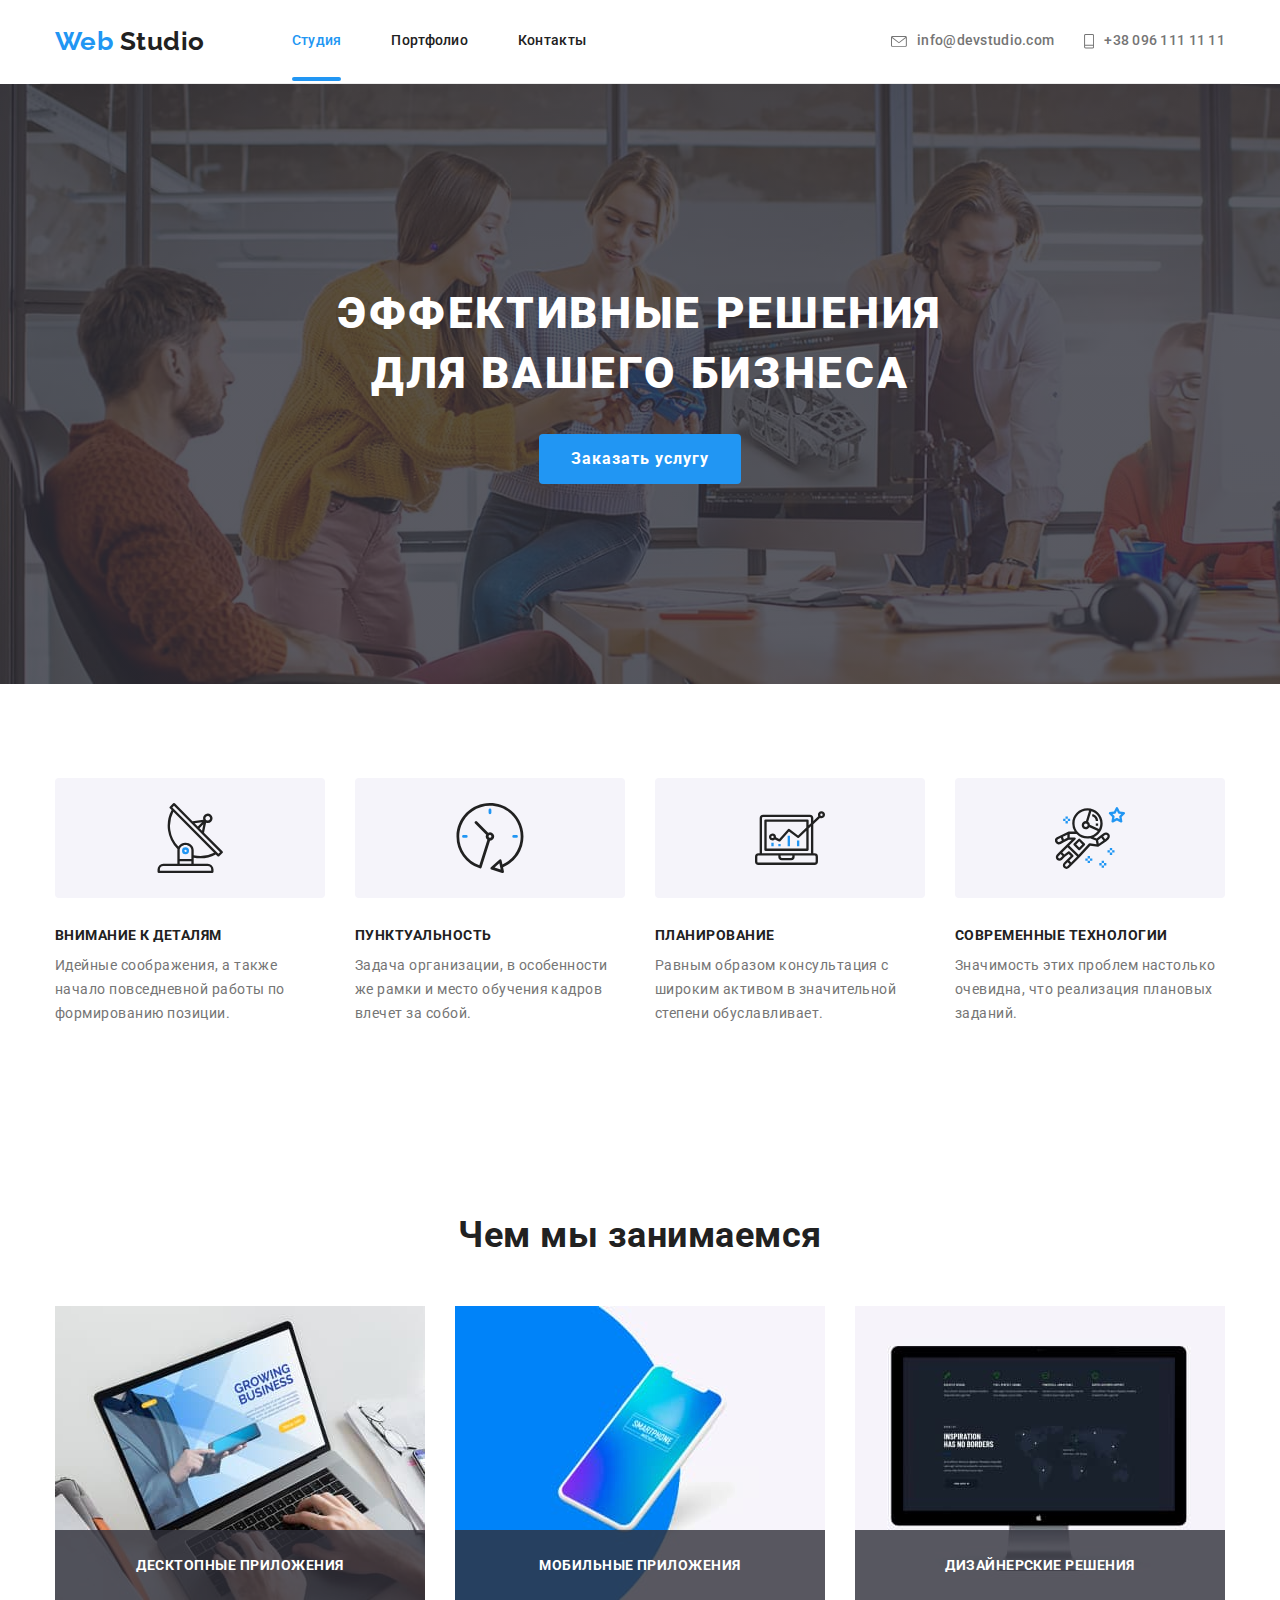
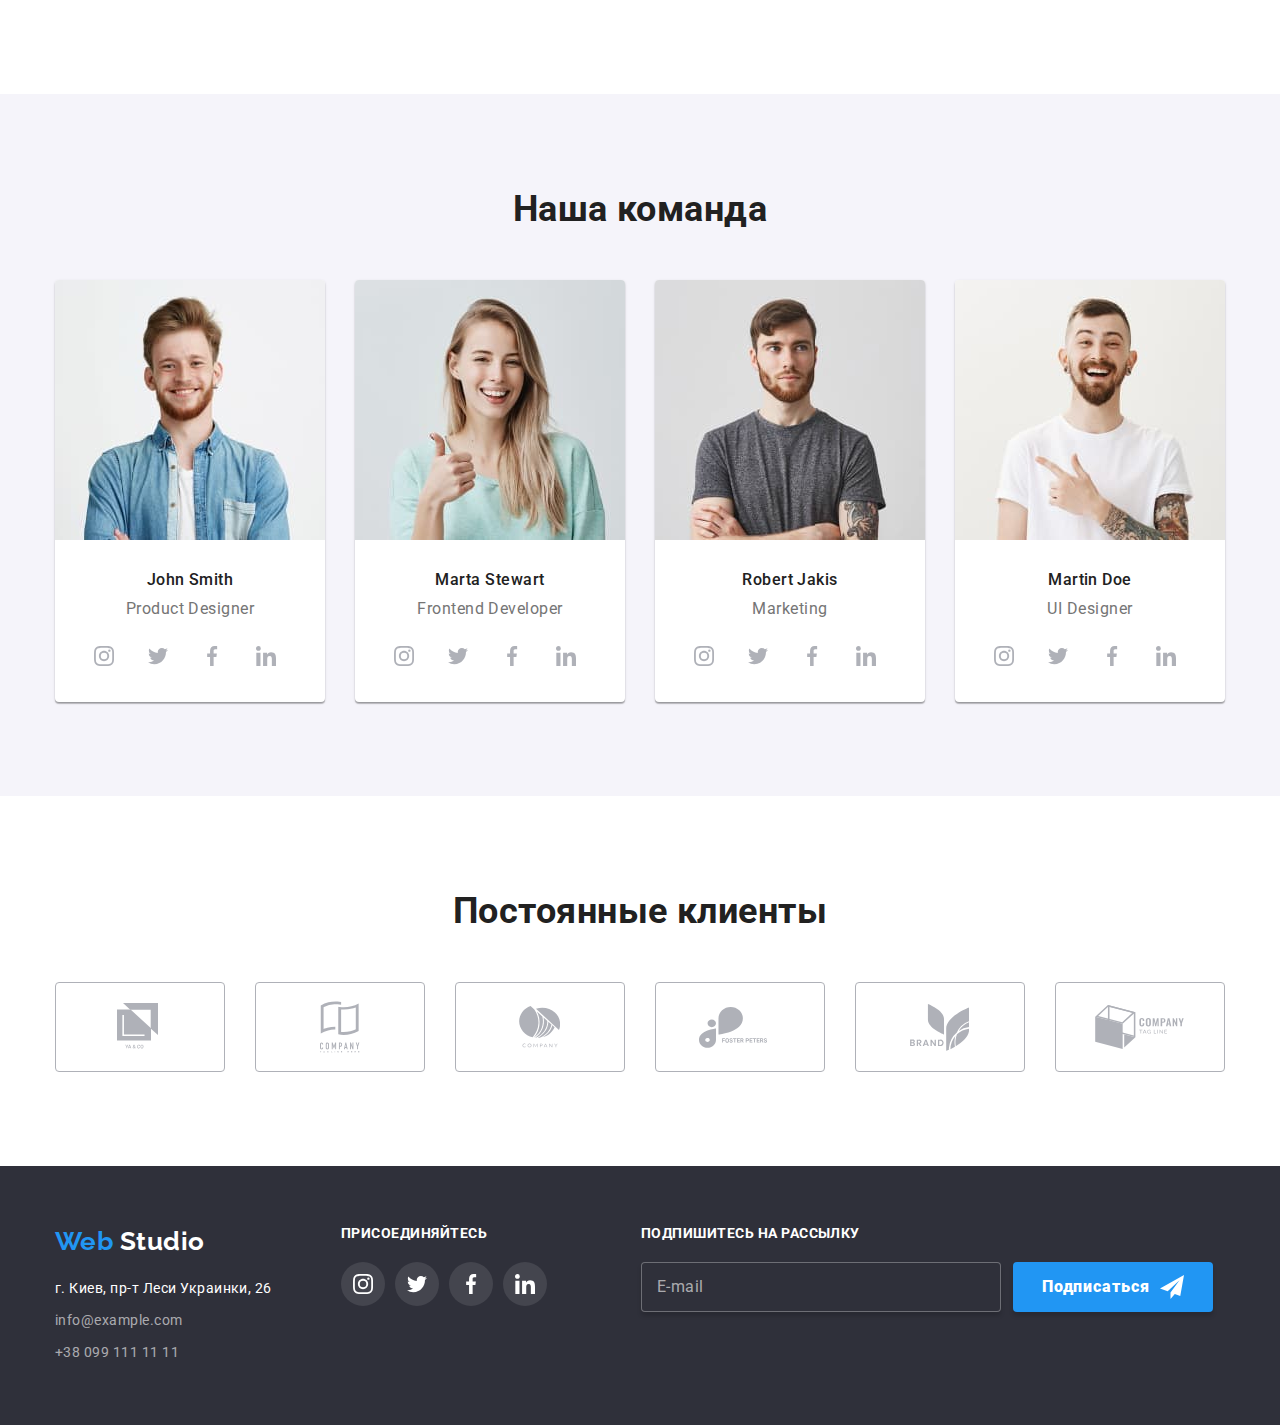
<file: index.html>
<!DOCTYPE html>
<html lang="en">
  <head>
    <meta charset="UTF-8" />
    <meta name="viewport" content="width=device-width, initial-scale=1.0" />
    <title>Студия</title>
    <link
      rel="stylesheet"
      href="https://fonts.googleapis.com/css2?family=Raleway:wght@700&family=Roboto:wght@400;500;700;900&display=swap"
    />
    <link
      rel="stylesheet"
      href="https://cdnjs.cloudflare.com/ajax/libs/modern-normalize/0.6.0/modern-normalize.min.css"
    />
    <link rel="stylesheet" href="./css/main.min.css" />
  </head>

  <body>
    <!-- Шапка сайта -->
    <header>
      <div class="container header-links">
        <a href="./index.html" class="logo-primery"
          ><span class="logo-web">Web</span> Studio</a
        >
        <!-- Кнопка меню для моб версии -->
        <button
          type="button"
          class="menu-button"
          aria-expanded="false"
          aria-controls="menu-container"
          data-menu-button
        >
          <svg
            width="40"
            height="40"
            aria-label="Переключатель мобильного меню"
            class="menu-switch-svg"
          >
            <use class="icon-cross" href="./img/sprite-svg.svg#cross"></use>
            <use class="icon-menu" href="./img/sprite-svg.svg#menu"></use>
          </svg>
        </button>
        <!-- Меню -->
        <nav class="menu">
          <ul class="site-nav">
            <li>
              <a href="./index.html" class="current">Студия</a>
            </li>
            <li>
              <a href="./portfolio.html">Портфолио</a>
            </li>
            <li>
              <a href="">Контакты</a>
            </li>
          </ul>
          <address class="main-addr">
            <ul class="main-addr-list">
              <li>
                <a href="mailto:info@devstudio.com">
                  <svg width="16px" height="11px">
                    <use href="./img/sprite-svg.svg#email"></use>
                  </svg>
                  info@devstudio.com
                </a>
              </li>
              <li>
                <a href="tel:+380961111111">
                  <svg width="10px" height="15px">
                    <use href="./img/sprite-svg.svg#phone"></use>
                  </svg>
                  +38 096 111 11 11
                </a>
              </li>
            </ul>
          </address>
        </nav>
      </div>
    </header>

    <!-- Основная инфа -->
    <main>
      <!-- Герой -->
      <section class="hero">
        <div class="container">
          <div class="hero-container">
            <h1 class="hero-title">эффективные решения для вашего бизнеса</h1>
            <button class="hero-button" data-modal-open>Заказать услугу</button>
          </div>
        </div>
      </section>

      <!-- Преимущества -->
      <section class="features">
        <div class="container">
          <h2 class="visuallyhidden">Преимущества</h2>
          <ul class="features-list">
            <li>
              <div class="features-blok">
                <svg width="66" height="70">
                  <use href="./img/sprite-svg.svg#vector1"></use>
                </svg>
              </div>
              <h3 class="features-title-h3">Внимание к деталям</h3>
              <p class="features-paragraph">
                Идейные соображения, а также начало повседневной работы по
                формированию позиции.
              </p>
            </li>
            <li>
              <div class="features-blok">
                <svg width="70" height="70">
                  <use href="./img/sprite-svg.svg#vector2"></use>
                </svg>
              </div>
              <h3 class="features-title-h3">Пунктуальность</h3>
              <p class="features-paragraph">
                Задача организации, в особенности же рамки и место обучения
                кадров влечет за собой.
              </p>
            </li>
            <li>
              <div class="features-blok">
                <svg width="70" height="70">
                  <use href="./img/sprite-svg.svg#vector3"></use>
                </svg>
              </div>
              <h3 class="features-title-h3">Планирование</h3>
              <p class="features-paragraph">
                Равным образом консультация с широким активом в значительной
                степени обуславливает.
              </p>
            </li>
            <li>
              <div class="features-blok">
                <svg width="70" height="70">
                  <use href="./img/sprite-svg.svg#vector4"></use>
                </svg>
              </div>
              <h3 class="features-title-h3">Современные технологии</h3>
              <p class="features-paragraph">
                Значимость этих проблем настолько очевидна, что реализация
                плановых заданий.
              </p>
            </li>
          </ul>
        </div>
      </section>

      <!-- Чем мы занимаемся -->
      <section class="our-work">
        <div class="container">
          <h2 class="our-work-title">Чем мы занимаемся</h2>
          <ul class="our-work-list">
            <li>
              <a href="" class="our-work-link"
                ><img
                  src="./img/features/img1.jpg"
                  alt="Картинка десктопных приложений"
                  srcset="
                    ./img/features/img1@2x.jpg 2x,
                    ./img/features/img1@3x.jpg 3x
                  "
                />
                <div class="our-work-description">
                  <p>Десктопные приложения</p>
                </div>
              </a>
            </li>
            <li>
              <a href="" class="our-work-link"
                ><img
                  src="./img/features/img2.jpg"
                  alt="Картинка мобильных приложений"
                  srcset="
                    ./img/features/img2@2x.jpg 2x,
                    ./img/features/img2@3x.jpg 3x
                  "
                />
                <div class="our-work-description">
                  <p>Мобильные приложения</p>
                </div>
              </a>
            </li>
            <li>
              <a href="" class="our-work-link"
                ><img
                  src="./img/features/img3.jpg"
                  alt="Картинка дизайнерских решений"
                  srcset="
                    ./img/features/img3@2x.jpg 2x,
                    ./img/features/img3@3x.jpg 3x
                  "
                />
                <div class="our-work-description">
                  <p>Дизайнерские решения</p>
                </div>
              </a>
            </li>
          </ul>
        </div>
      </section>

      <!-- Наша команда -->
      <section class="our-team">
        <div class="container">
          <h2 class="our-team-title">Наша команда</h2>
          <ul class="our-team-list">
            <li>
              <picture>
                <source
                  srcset="
                    ./img/our-team/john-smith-480.jpg    1x,
                    ./img/our-team/john-smith-480@2x.jpg 2x,
                    ./img/our-team/john-smith-480@3x.jpg 3x
                  "
                  media="(max-width: 767px)"
                />
                <source
                  srcset="
                    ./img/our-team/john-smith-1200.jpg    1x,
                    ./img/our-team/john-smith-1200@2x.jpg 2x,
                    ./img/our-team/john-smith-1200@3x.jpg 3x
                  "
                  media="(min-width: 1200px)"
                />
                <source
                  srcset="
                    ./img/our-team/john-smith-768.jpg    1x,
                    ./img/our-team/john-smith-768@2x.jpg 2x,
                    ./img/our-team/john-smith-768@3x.jpg 3x
                  "
                  media="(min-width: 768px)"
                />
                <img
                  src="./img/our-team/john-smith-480.jpg"
                  alt="John Smith foto"
                  sizes="(min-width: 1200px) 1200px, (min-width: 768px) 768px, 480px"
                  class="our-team-foto"
                />
              </picture>

              <p class="our-team-name">John Smith</p>
              <p class="our-team-position">Product Designer</p>
              <ul class="social-networks">
                <div class="social-networks-container">
                  <li>
                    <a href="" aria-label="Ссылка на Instagram">
                      <svg width="20" height="20">
                        <use href="./img/sprite-svg.svg#instagram-logo"></use>
                      </svg>
                    </a>
                  </li>
                  <li>
                    <a href="" aria-label="Ссылка на Twitter">
                      <svg width="20" height="20">
                        <use href="./img/sprite-svg.svg#twitter-logo"></use>
                      </svg>
                    </a>
                  </li>
                  <li>
                    <a href="" aria-label="Ссылка на Facebook"
                      ><svg width="20" height="20">
                        <use href="./img/sprite-svg.svg#facebook-logo"></use>
                      </svg>
                    </a>
                  </li>
                  <li>
                    <a href="" aria-label="Ссылка на LinkedIn"
                      ><svg width="20" height="20">
                        <use href="./img/sprite-svg.svg#linkedin-logo"></use>
                      </svg>
                    </a>
                  </li>
                </div>
              </ul>
            </li>
            <li>
              <picture>
                <source
                  srcset="
                    ./img/our-team/marta-stewart-480.jpg    1x,
                    ./img/our-team/marta-stewart-480@2x.jpg 2x,
                    ./img/our-team/marta-stewart-480@3x.jpg 3x
                  "
                  media="(max-width: 767px)"
                />
                <source
                  srcset="
                    ./img/our-team/marta-stewart-1200.jpg    1x,
                    ./img/our-team/marta-stewart-1200@2x.jpg 2x,
                    ./img/our-team/marta-stewart-1200@3x.jpg 3x
                  "
                  media="(min-width: 1200px)"
                />
                <source
                  srcset="
                    ./img/our-team/marta-stewart-768.jpg    1x,
                    ./img/our-team/marta-stewart-768@2x.jpg 2x,
                    ./img/our-team/marta-stewart-768@3x.jpg 3x
                  "
                  media="(min-width: 768px)"
                />
                <img
                  src="./img/our-team/marta-stewart-480.jpg"
                  alt="John Smith foto"
                  sizes="(min-width: 1200px) 1200px, (min-width: 768px) 768px, 480px"
                  class="our-team-foto"
                />
              </picture>

              <p class="our-team-name">Marta Stewart</p>
              <p class="our-team-position">Frontend Developer</p>
              <ul class="social-networks">
                <div class="social-networks-container">
                  <li>
                    <a href="" aria-label="Ссылка на Instagram">
                      <svg width="20" height="20">
                        <use href="./img/sprite-svg.svg#instagram-logo"></use>
                      </svg>
                    </a>
                  </li>
                  <li>
                    <a href="" aria-label="Ссылка на Twitter">
                      <svg width="20" height="20">
                        <use href="./img/sprite-svg.svg#twitter-logo"></use>
                      </svg>
                    </a>
                  </li>
                  <li>
                    <a href="" aria-label="Ссылка на Facebook"
                      ><svg width="20" height="20">
                        <use href="./img/sprite-svg.svg#facebook-logo"></use>
                      </svg>
                    </a>
                  </li>
                  <li>
                    <a href="" aria-label="Ссылка на LinkedIn"
                      ><svg width="20" height="20">
                        <use href="./img/sprite-svg.svg#linkedin-logo"></use>
                      </svg>
                    </a>
                  </li>
                </div>
              </ul>
            </li>
            <li>
              <picture>
                <source
                  srcset="
                    ./img/our-team/robert-jakis-480.jpg    1x,
                    ./img/our-team/robert-jakis-480@2x.jpg 2x,
                    ./img/our-team/robert-jakis-480@3x.jpg 3x
                  "
                  media="(max-width: 767px)"
                />
                <source
                  srcset="
                    ./img/our-team/robert-jakis-1200.jpg    1x,
                    ./img/our-team/robert-jakis-1200@2x.jpg 2x,
                    ./img/our-team/robert-jakis-1200@3x.jpg 3x
                  "
                  media="(min-width: 1200px)"
                />
                <source
                  srcset="
                    ./img/our-team/robert-jakis-768.jpg    1x,
                    ./img/our-team/robert-jakis-768@2x.jpg 2x,
                    ./img/our-team/robert-jakis-768@3x.jpg 3x
                  "
                  media="(min-width: 768px)"
                />
                <img
                  src="./img/our-team/robert-jakis-480.jpg"
                  alt="John Smith foto"
                  sizes="(min-width: 1200px) 1200px, (min-width: 768px) 768px, 480px"
                  class="our-team-foto"
                />
              </picture>

              <p class="our-team-name">Robert Jakis</p>
              <p class="our-team-position">Marketing</p>
              <ul class="social-networks">
                <div class="social-networks-container">
                  <li>
                    <a href="" aria-label="Ссылка на Instagram">
                      <svg width="20" height="20">
                        <use href="./img/sprite-svg.svg#instagram-logo"></use>
                      </svg>
                    </a>
                  </li>
                  <li>
                    <a href="" aria-label="Ссылка на Twitter">
                      <svg width="20" height="20">
                        <use href="./img/sprite-svg.svg#twitter-logo"></use>
                      </svg>
                    </a>
                  </li>
                  <li>
                    <a href="" aria-label="Ссылка на Facebook"
                      ><svg width="20" height="20">
                        <use href="./img/sprite-svg.svg#facebook-logo"></use>
                      </svg>
                    </a>
                  </li>
                  <li>
                    <a href="" aria-label="Ссылка на LinkedIn"
                      ><svg width="20" height="20">
                        <use href="./img/sprite-svg.svg#linkedin-logo"></use>
                      </svg>
                    </a>
                  </li>
                </div>
              </ul>
            </li>
            <li>
              <picture>
                <source
                  srcset="
                    ./img/our-team/martin-doe-480.jpg    1x,
                    ./img/our-team/martin-doe-480@2x.jpg 2x,
                    ./img/our-team/martin-doe-480@3x.jpg 3x
                  "
                  media="(max-width: 767px)"
                />
                <source
                  srcset="
                    ./img/our-team/martin-doe-1200.jpg    1x,
                    ./img/our-team/martin-doe-1200@2x.jpg 2x,
                    ./img/our-team/martin-doe-1200@3x.jpg 3x
                  "
                  media="(min-width: 1200px)"
                />
                <source
                  srcset="
                    ./img/our-team/martin-doe-768.jpg    1x,
                    ./img/our-team/martin-doe-768@2x.jpg 2x,
                    ./img/our-team/martin-doe-768@3x.jpg 3x
                  "
                  media="(min-width: 768px)"
                />
                <img
                  src="./img/our-team/martin-doe-480.jpg"
                  alt="John Smith foto"
                  sizes="(min-width: 1200px) 1200px, (min-width: 768px) 768px, 480px"
                  class="our-team-foto"
                />
              </picture>

              <p class="our-team-name">Martin Doe</p>
              <p class="our-team-position">UI Designer</p>
              <ul class="social-networks">
                <div class="social-networks-container">
                  <li>
                    <a href="" aria-label="Ссылка на Instagram">
                      <svg width="20" height="20">
                        <use href="./img/sprite-svg.svg#instagram-logo"></use>
                      </svg>
                    </a>
                  </li>
                  <li>
                    <a href="" aria-label="Ссылка на Twitter">
                      <svg width="20" height="20">
                        <use href="./img/sprite-svg.svg#twitter-logo"></use>
                      </svg>
                    </a>
                  </li>
                  <li>
                    <a href="" aria-label="Ссылка на Facebook"
                      ><svg width="20" height="20">
                        <use href="./img/sprite-svg.svg#facebook-logo"></use>
                      </svg>
                    </a>
                  </li>
                  <li>
                    <a href="" aria-label="Ссылка на LinkedIn"
                      ><svg width="20" height="20">
                        <use href="./img/sprite-svg.svg#linkedin-logo"></use>
                      </svg>
                    </a>
                  </li>
                </div>
              </ul>
            </li>
          </ul>
        </div>
      </section>

      <!-- Постоянные клиенты -->
      <section class="clients">
        <div class="container">
          <h2 class="clients-title">Постоянные клиенты</h2>
          <ul class="clients-list">
            <li>
              <a href="">
                <svg width="45" height="48">
                  <use href="./img/sprite-svg.svg#logo1"></use>
                </svg>
              </a>
            </li>

            <li>
              <a href="">
                <svg width="40" height="52">
                  <use href="./img/sprite-svg.svg#logo2"></use>
                </svg>
              </a>
            </li>

            <li>
              <a href="">
                <svg width="41" height="42">
                  <use href="./img/sprite-svg.svg#logo3"></use>
                </svg>
              </a>
            </li>

            <li>
              <a href="">
                <svg width="82" height="41">
                  <use href="./img/sprite-svg.svg#logo4"></use>
                </svg>
              </a>
            </li>

            <li>
              <a href="">
                <svg width="59" height="47">
                  <use href="./img/sprite-svg.svg#logo5"></use>
                </svg>
              </a>
            </li>

            <li>
              <a href="">
                <svg width="89" height="45">
                  <use href="./img/sprite-svg.svg#logo6"></use>
                </svg>
              </a>
            </li>
          </ul>
        </div>
      </section>
    </main>

    <!-- Футер сайта -->
    <footer>
      <div class="container">
        <div class="footer-container">
          <div class="footer-container-links">
            <div>
              <a href="./index.html" class="logo-secondary logo-margin"
                ><span class="logo-web">Web</span> Studio</a
              >
              <address class="footer-address">
                <a
                  href="https://goo.gl/maps/tPkDzDL7LACH9RPQ9"
                  target="_blank"
                  class="addr-map"
                  >г. Киев, пр-т Леси Украинки, 26</a
                >
                <a href="mailto:info@example.com" class="addr-email"
                  >info@example.com</a
                >
                <a href="tel:+380991111111" class="addr-phone"
                  >+38 099 111 11 11</a
                >
              </address>
            </div>
            <div>
              <h3 class="follow-title">присоединяйтесь</h3>
              <ul class="social-networks">
                <div class="social-networks-links">
                  <li>
                    <a href="" aria-label="Ссылка на Instagram">
                      <svg width="20" height="20">
                        <use href="./img/sprite-svg.svg#instagram-logo"></use>
                      </svg>
                    </a>
                  </li>
                  <li>
                    <a href="" aria-label="Ссылка на Twitter">
                      <svg width="20" height="20">
                        <use href="./img/sprite-svg.svg#twitter-logo"></use>
                      </svg>
                    </a>
                  </li>
                  <li>
                    <a href="" aria-label="Ссылка на Facebook"
                      ><svg width="20" height="20">
                        <use href="./img/sprite-svg.svg#facebook-logo"></use>
                      </svg>
                    </a>
                  </li>
                  <li>
                    <a href="" aria-label="Ссылка на LinkedIn"
                      ><svg width="20" height="20">
                        <use href="./img/sprite-svg.svg#linkedin-logo"></use>
                      </svg>
                    </a>
                  </li>
                </div>
              </ul>
            </div>
          </div>
          <div>
            <h3 class="follow-title">Подпишитесь на рассылку</h3>
            <form class="follow-container">
              <input
                type="email"
                name="follow-email"
                id="follow-email"
                class="enter-e-mail"
                placeholder=" "
              />
              <label for="follow-email">E-mail</label>
              <button type="submit" class="follow-button">
                <span class="follow-button-text">Подписаться</span>
                <svg width="24" height="24">
                  <use href="./img/sprite-svg.svg#sending"></use>
                </svg>
              </button>
            </form>
          </div>
        </div>
      </div>
    </footer>
    <!-- Модалка -->
    <div class="backdrop is-hidden" data-modal>
      <form class="modal">
        <div class="modal-section">
          <h3 class="modal-title">
            Оставьте свои данные, мы вам перезвоним
          </h3>
          <div class="form-field">
            <input
              type="text"
              name="name"
              id="name"
              autocomplete="off"
              placeholder=" "
            />
            <label for="name">Имя</label>
            <svg width="18px" height="18px">
              <use href="./img/sprite-svg.svg#name-input"></use>
            </svg>
          </div>
          <div class="form-field">
            <input
              type="tel"
              name="tel"
              id="tel"
              autocomplete="off"
              placeholder=" "
            />
            <label for="tel">Телефон</label>
            <svg width="18px" height="18px">
              <use href="./img/sprite-svg.svg#phone-input"></use>
            </svg>
          </div>
          <div class="form-field">
            <input
              type="email"
              name="email"
              id="email"
              autocomplete="off"
              placeholder=" "
            />
            <label for="email">Почта</label>
            <svg width="18px" height="18px">
              <use href="./img/sprite-svg.svg#email-input"></use>
            </svg>
          </div>
          <div class="form-field-textarea">
            <textarea
              name="coments"
              id="coments"
              cols="30"
              rows="5"
              placeholder=" "
            ></textarea>
            <label for="coments">Комментарий</label>
          </div>
          <div class="form-field form-field-checkbox">
            <input
              type="checkbox"
              name="policy"
              id="policy"
              placeholder=" "
              class="visuallyhidden"
            />
            <label for="policy"
              ><span></span>
              <p>
                Соглашаюсь с рассылкой и принимаю
                <a href="">Условия договора</a>
              </p>
            </label>
          </div>
          <div class="submit-button-container">
            <button type="submit">Отправить</button>
          </div>
          <div class="close" data-modal-close>
            <svg width="11px" height="11px">
              <use href="./img/sprite-svg.svg#close"></use>
            </svg>
          </div>
        </div>
      </form>
    </div>
    <script src="./js/modal.js"></script>
    <script src="./js/menu.js"></script>
  </body>
</html>
</file>
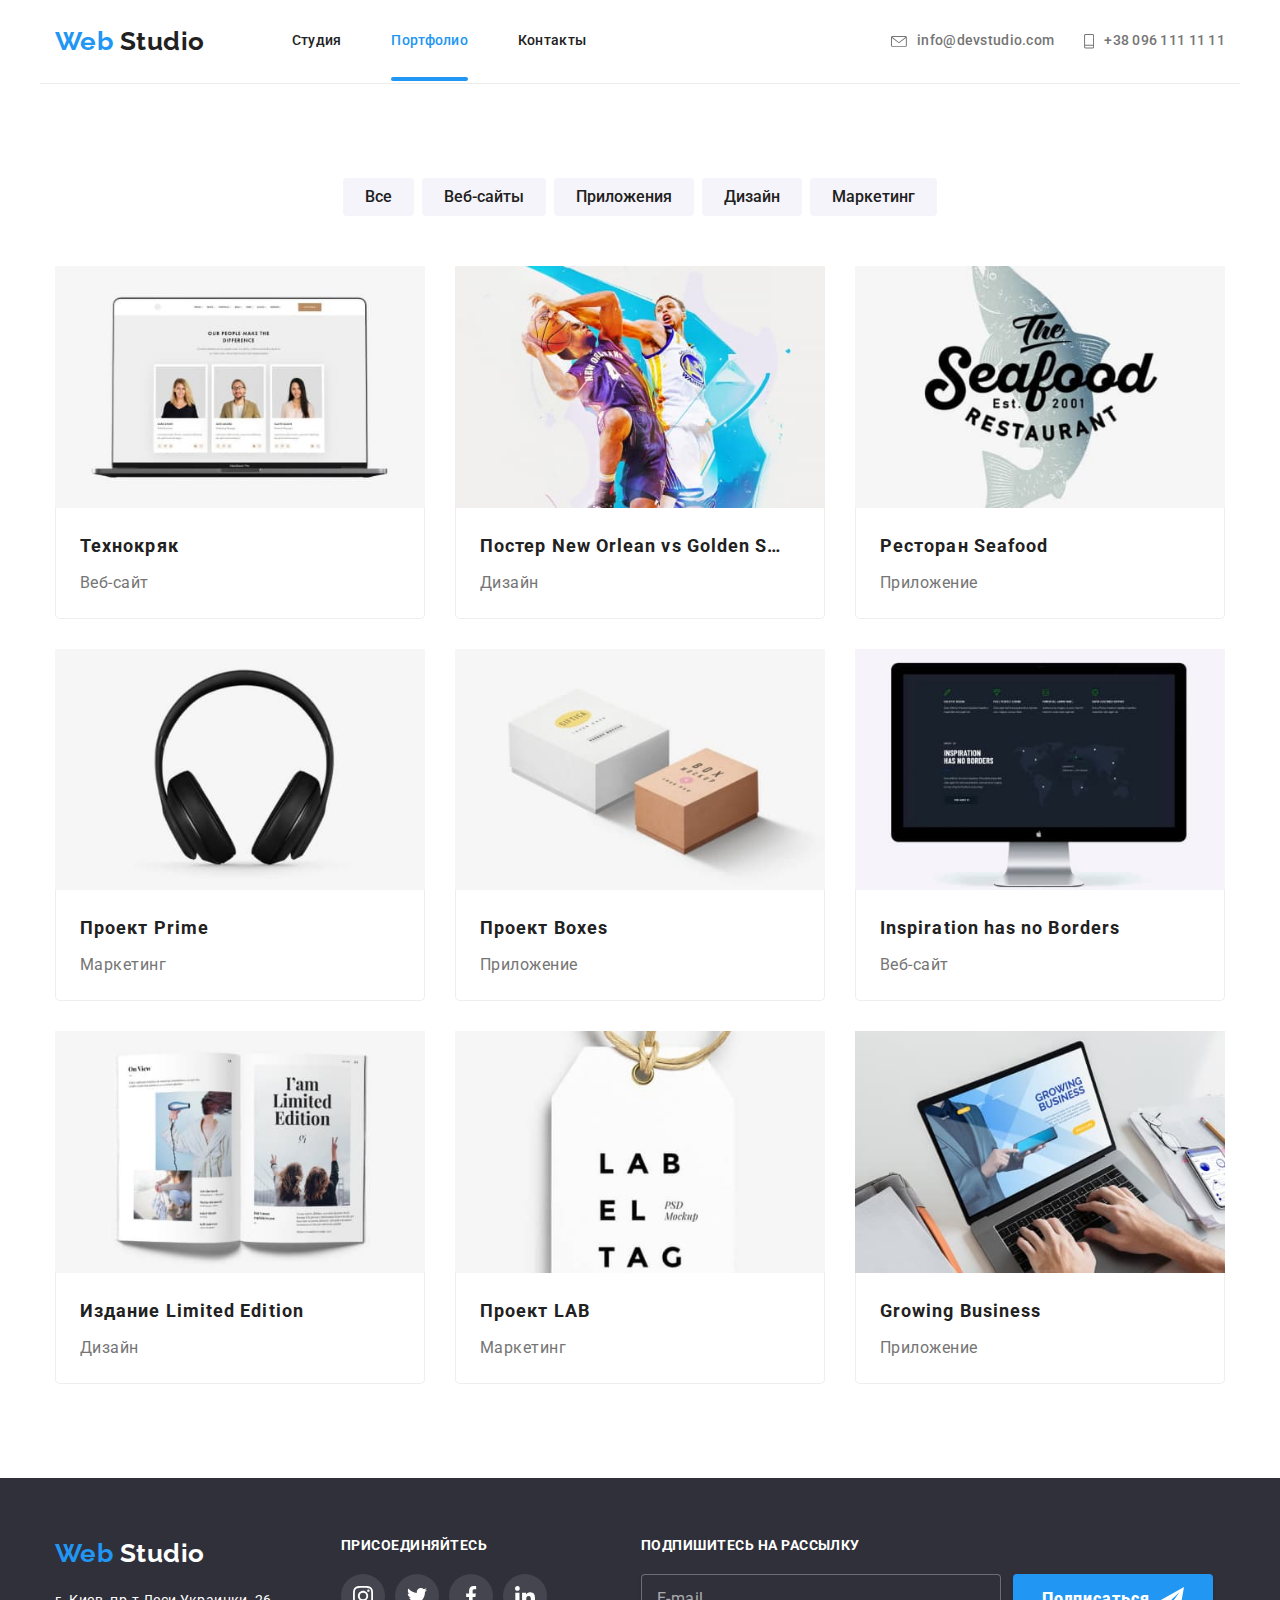
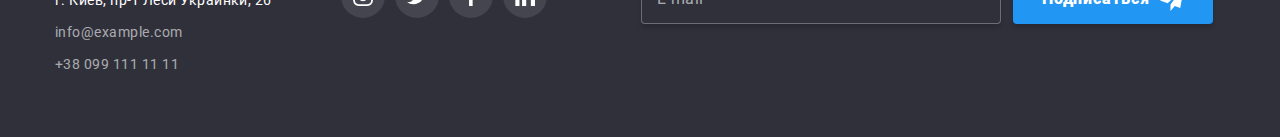
<file: portfolio.html>
<!DOCTYPE html>
<html lang="en">
  <head>
    <meta charset="UTF-8" />
    <meta name="viewport" content="width=device-width, initial-scale=1.0" />
    <title>Портфолио</title>
    <link
      rel="stylesheet"
      href="https://fonts.googleapis.com/css2?family=Raleway:wght@700&family=Roboto:wght@400;500;700;900&display=swap"
    />
    <link
      rel="stylesheet"
      href="https://cdnjs.cloudflare.com/ajax/libs/modern-normalize/0.6.0/modern-normalize.min.css"
    />
    <link rel="stylesheet" href="./css/main.min.css" />
  </head>
  <body>
    <!-- Шапка сайта -->
    <header>
      <div class="container header-links">
        <a href="./index.html" class="logo-primery"
          ><span class="logo-web">Web</span> Studio</a
        >
        <!-- Кнопка меню для моб версии -->
        <button
          type="button"
          class="menu-button"
          aria-expanded="false"
          aria-controls="menu-container"
          data-menu-button
        >
          <svg
            width="40"
            height="40"
            aria-label="Переключатель мобильного меню"
            class="menu-switch-svg"
          >
            <use class="icon-cross" href="./img/sprite-svg.svg#cross"></use>
            <use class="icon-menu" href="./img/sprite-svg.svg#menu"></use>
          </svg>
        </button>
        <!-- Меню -->
        <nav class="menu">
          <ul class="site-nav">
            <li>
              <a href="./index.html">Студия</a>
            </li>
            <li>
              <a href="./portfolio.html" class="current">Портфолио</a>
            </li>
            <li>
              <a href="">Контакты</a>
            </li>
          </ul>
          <address class="main-addr">
            <ul class="main-addr-list">
              <li>
                <a href="mailto:info@devstudio.com">
                  <svg width="16px" height="11px">
                    <use href="./img/sprite-svg.svg#email"></use>
                  </svg>
                  info@devstudio.com
                </a>
              </li>
              <li>
                <a href="tel:+380961111111">
                  <svg width="10px" height="15px">
                    <use href="./img/sprite-svg.svg#phone"></use>
                  </svg>
                  +38 096 111 11 11
                </a>
              </li>
            </ul>
          </address>
        </nav>
      </div>
    </header>

    <!-- Основная инфа -->
    <main>
      <section class="main-portofolio">
        <div class="container">
          <h1 class="visuallyhidden">Наши проекты</h1>
          <ul class="button-list">
            <li>
              <button type="button" class="portfolio-button">Все</button>
            </li>
            <li>
              <button type="button" class="portfolio-button">Веб-сайты</button>
            </li>
            <li>
              <button type="button" class="portfolio-button">Приложения</button>
            </li>
            <li>
              <button type="button" class="portfolio-button">Дизайн</button>
            </li>
            <li>
              <button type="button" class="portfolio-button">Маркетинг</button>
            </li>
          </ul>

          <ul class="projects-list">
            <li class="projects-list-item">
              <a href="">
                <div class="overlay">
                  <img
                    src="./img/portfolio/portfolio-img1.jpg"
                    alt="Первое фото портфолио"
                    srcset="
                      ./img/portfolio/portfolio-img1@2x.jpg 2x,
                      ./img/portfolio/portfolio-img1@3x.jpg 3x
                    "
                  />
                  <p class="project-description">
                    Технокряк это современная площадка распространения
                    коронавируса. Компании используют эту платформу для
                    цифрового шпионажа и атак на защищённые сервера конкурентов.
                  </p>
                </div>
                <div class="projects-list-content">
                  <h3 class="project-title">Технокряк</h3>
                  <p class="project-type">Веб-сайт</p>
                </div></a
              >
            </li>

            <li class="projects-list-item">
              <a href="">
                <div class="overlay">
                  <img
                    src="./img/portfolio/portfolio-img2.jpg"
                    alt="Второе фото портфолио"
                    srcset="
                      ./img/portfolio/portfolio-img2@2x.jpg 2x,
                      ./img/portfolio/portfolio-img2@3x.jpg 3x
                    "
                  />
                  <p class="project-description">
                    Технокряк это современная площадка распространения
                    коронавируса. Компании используют эту платформу для
                    цифрового шпионажа и атак на защищённые сервера конкурентов.
                  </p>
                </div>
                <div class="projects-list-content">
                  <h3 class="project-title">
                    Постер New Orlean vs Golden Star
                  </h3>
                  <p class="project-type">Дизайн</p>
                </div>
              </a>
            </li>

            <li class="projects-list-item">
              <a href="">
                <div class="overlay">
                  <img
                    src="./img/portfolio/portfolio-img3.jpg"
                    alt="Третье фото портфолио"
                    srcset="
                      ./img/portfolio/portfolio-img3@2x.jpg 2x,
                      ./img/portfolio/portfolio-img3@3x.jpg 3x
                    "
                  />
                  <p class="project-description">
                    Технокряк это современная площадка распространения
                    коронавируса. Компании используют эту платформу для
                    цифрового шпионажа и атак на защищённые сервера конкурентов.
                  </p>
                </div>
                <div class="projects-list-content">
                  <h3 class="project-title">Ресторан Seafood</h3>
                  <p class="project-type">Приложение</p>
                </div>
              </a>
            </li>

            <li class="projects-list-item">
              <a href="">
                <div class="overlay">
                  <img
                    src="./img/portfolio/portfolio-img4.jpg"
                    alt="Четвертое фото портфолио"
                    srcset="
                      ./img/portfolio/portfolio-img4@2x.jpg 2x,
                      ./img/portfolio/portfolio-img4@3x.jpg 3x
                    "
                  />
                  <p class="project-description">
                    Технокряк это современная площадка распространения
                    коронавируса. Компании используют эту платформу для
                    цифрового шпионажа и атак на защищённые сервера конкурентов.
                  </p>
                </div>
                <div class="projects-list-content">
                  <h3 class="project-title">Проект Prime</h3>
                  <p class="project-type">Маркетинг</p>
                </div>
              </a>
            </li>

            <li class="projects-list-item">
              <a href="">
                <div class="overlay">
                  <img
                    src="./img/portfolio/portfolio-img5.jpg"
                    alt="Пятое фото портфолио"
                    srcset="
                      ./img/portfolio/portfolio-img5@2x.jpg 2x,
                      ./img/portfolio/portfolio-img5@3x.jpg 3x
                    "
                  />
                  <p class="project-description">
                    Технокряк это современная площадка распространения
                    коронавируса. Компании используют эту платформу для
                    цифрового шпионажа и атак на защищённые сервера конкурентов.
                  </p>
                </div>
                <div class="projects-list-content">
                  <h3 class="project-title">Проект Boxes</h3>
                  <p class="project-type">Приложение</p>
                </div>
              </a>
            </li>

            <li class="projects-list-item">
              <a href="">
                <div class="overlay">
                  <img
                    src="./img/portfolio/portfolio-img6.jpg"
                    alt="Шестое фото портфолио"
                    srcset="
                      ./img/portfolio/portfolio-img6@2x.jpg 2x,
                      ./img/portfolio/portfolio-img6@3x.jpg 3x
                    "
                  />
                  <p class="project-description">
                    Технокряк это современная площадка распространения
                    коронавируса. Компании используют эту платформу для
                    цифрового шпионажа и атак на защищённые сервера конкурентов.
                  </p>
                </div>
                <div class="projects-list-content">
                  <h3 class="project-title">Inspiration has no Borders</h3>
                  <p class="project-type">Веб-сайт</p>
                </div>
              </a>
            </li>

            <li class="projects-list-item">
              <a href="">
                <div class="overlay">
                  <img
                    src="./img/portfolio/portfolio-img7.jpg"
                    alt="Седьмое фото портфолио"
                    srcset="
                      ./img/portfolio/portfolio-img7@2x.jpg 2x,
                      ./img/portfolio/portfolio-img7@3x.jpg 3x
                    "
                  />
                  <p class="project-description">
                    Технокряк это современная площадка распространения
                    коронавируса. Компании используют эту платформу для
                    цифрового шпионажа и атак на защищённые сервера конкурентов.
                  </p>
                </div>
                <div class="projects-list-content">
                  <h3 class="project-title">Издание Limited Edition</h3>
                  <p class="project-type">Дизайн</p>
                </div>
              </a>
            </li>

            <li class="projects-list-item">
              <a href="">
                <div class="overlay">
                  <img
                    src="./img/portfolio/portfolio-img8.jpg"
                    alt="Восьмое фото портфолио"
                    srcset="
                      ./img/portfolio/portfolio-img8@2x.jpg 2x,
                      ./img/portfolio/portfolio-img8@3x.jpg 3x
                    "
                  />
                  <p class="project-description">
                    Технокряк это современная площадка распространения
                    коронавируса. Компании используют эту платформу для
                    цифрового шпионажа и атак на защищённые сервера конкурентов.
                  </p>
                </div>
                <div class="projects-list-content">
                  <h3 class="project-title">Проект LAB</h3>
                  <p class="project-type">Маркетинг</p>
                </div>
              </a>
            </li>

            <li class="projects-list-item">
              <a href="">
                <div class="overlay">
                  <img
                    src="./img/portfolio/portfolio-img9.jpg"
                    alt="Девятое фото портфолио"
                    srcset="
                      ./img/portfolio/portfolio-img9@2x.jpg 2x,
                      ./img/portfolio/portfolio-img9@3x.jpg 3x
                    "
                  />
                  <p class="project-description">
                    Технокряк это современная площадка распространения
                    коронавируса. Компании используют эту платформу для
                    цифрового шпионажа и атак на защищённые сервера конкурентов.
                  </p>
                </div>
                <div class="projects-list-content">
                  <h3 class="project-title">Growing Business</h3>
                  <p class="project-type">Приложение</p>
                </div>
              </a>
            </li>
          </ul>
        </div>
      </section>
    </main>

    <!-- Футер сайта -->
    <footer>
      <div class="container">
        <div class="footer-container">
          <div class="footer-container-links">
            <div>
              <a href="./index.html" class="logo-secondary logo-margin"
                ><span class="logo-web">Web</span> Studio</a
              >
              <address class="footer-address">
                <a
                  href="https://goo.gl/maps/tPkDzDL7LACH9RPQ9"
                  target="_blank"
                  class="addr-map"
                  >г. Киев, пр-т Леси Украинки, 26</a
                >
                <a href="mailto:info@example.com" class="addr-email"
                  >info@example.com</a
                >
                <a href="tel:+380991111111" class="addr-phone"
                  >+38 099 111 11 11</a
                >
              </address>
            </div>
            <div>
              <h3 class="follow-title">присоединяйтесь</h3>
              <ul class="social-networks">
                <div class="social-networks-links">
                  <li>
                    <a href="" aria-label="Ссылка на Instagram">
                      <svg width="20" height="20">
                        <use href="./img/sprite-svg.svg#instagram-logo"></use>
                      </svg>
                    </a>
                  </li>
                  <li>
                    <a href="" aria-label="Ссылка на Twitter">
                      <svg width="20" height="20">
                        <use href="./img/sprite-svg.svg#twitter-logo"></use>
                      </svg>
                    </a>
                  </li>
                  <li>
                    <a href="" aria-label="Ссылка на Facebook"
                      ><svg width="20" height="20">
                        <use href="./img/sprite-svg.svg#facebook-logo"></use>
                      </svg>
                    </a>
                  </li>
                  <li>
                    <a href="" aria-label="Ссылка на LinkedIn"
                      ><svg width="20" height="20">
                        <use href="./img/sprite-svg.svg#linkedin-logo"></use>
                      </svg>
                    </a>
                  </li>
                </div>
              </ul>
            </div>
          </div>
          <div>
            <h3 class="follow-title">Подпишитесь на рассылку</h3>
            <form class="follow-container">
              <input
                type="email"
                name="follow-email"
                id="follow-email"
                class="enter-e-mail"
                placeholder=" "
              />
              <label for="follow-email">E-mail</label>
              <button type="submit" class="follow-button">
                <span class="follow-button-text">Подписаться</span>
                <svg width="24" height="24">
                  <use href="./img/sprite-svg.svg#sending"></use>
                </svg>
              </button>
            </form>
          </div>
        </div>
      </div>
    </footer>
    <script src="./js/menu.js"></script>
  </body>
</html>
</file>
<file: css/main.min.css>
.visuallyhidden{position:absolute;overflow:hidden;clip:rect(0 0 0 0);height:1px;width:1px;margin:-1px;padding:0;border:0}.menu-button,.site-nav,.main-addr-list,.form-field-checkbox p,.features-list,.features-paragraph,.our-work-list,.our-work-description p,.our-team-list,.social-networks,.clients-list,.projects-list,.project-type,.button-list,.follow-button{margin:0px;padding:0px}body{background-color:#fff;color:#212121;font-family:Roboto,sans-serif;letter-spacing:0.03em}ul{list-style:none}a{display:block;text-decoration:none;color:#212121}img{display:block;max-width:100%;height:auto}h2{text-align:center;font-weight:700;font-size:36px;line-height:1.17}button{cursor:pointer}footer{background-color:#2f303a}.container{max-width:480px;margin:0px auto;padding:0px 15px}@media screen and (min-width: 768px){.container{max-width:768px}}@media screen and (min-width: 1200px){.container{max-width:1200px}}.is-hidden{opacity:0;pointer-events:none}.current::after{content:'';display:block;margin-top:8px;height:4px;background-color:#2196f3;border-radius:2px}@media screen and (min-width: 768px){.current::after{margin-top:28px}}.header-links{position:relative;display:-webkit-box;display:-ms-flexbox;display:flex;-webkit-box-pack:justify;-ms-flex-pack:justify;justify-content:space-between;max-width:767px;border-bottom:1px solid #ececec}@media screen and (min-width: 768px){.header-links{-webkit-box-align:center;-ms-flex-align:center;align-items:center;max-width:768px}}@media screen and (min-width: 1200px){.header-links{max-width:1200px}}.logo-primery,.logo-secondary{font-family:Raleway,sans-serif;font-weight:700}.logo-primery{display:inline-block;padding:16px 0px;font-size:24px;line-height:1.17}@media screen and (min-width: 768px){.logo-primery{padding:26px 0px}}@media screen and (min-width: 1200px){.logo-primery{font-size:26px;line-height:1.19}}.logo-secondary{font-size:24px;line-height:1.17;color:#fff}@media screen and (min-width: 1200px){.logo-secondary{font-size:26px;line-height:1.19}}.logo-web{color:#2196f3}.logo-margin{display:inline-block;margin-bottom:20px}.menu-button{display:none}@media screen and (max-width: 767px){.menu-button{display:block;background-color:transparent;border:none;outline:none}}.menu-button>svg{fill:#212121}.menu-switch-svg:hover>use:first-child{fill:#2196f3}@media screen and (min-width: 1200px){.menu-switch-svg:hover{fill:#2196f3}}.menu-button.is-open .icon-menu{display:none}.menu-button.is-open .icon-cross{display:block}.menu-button .icon-cross{display:none}.menu-button.is-open+.menu{display:block}.menu{display:-webkit-box;display:-ms-flexbox;display:flex;-webkit-box-align:center;-ms-flex-align:center;align-items:center;background-color:#fff}@media screen and (max-width: 767px){.menu{position:absolute;left:0px;top:61px;z-index:999;display:none;width:100%}}.site-nav{display:-webkit-box;display:-ms-flexbox;display:flex;margin-right:84px;font-size:14px;line-height:1.14;font-weight:500;letter-spacing:0.02em;text-align:center}@media screen and (max-width: 767px){.site-nav{display:block;margin-right:0px;font-size:18px;line-height:1.17}}@media screen and (min-width: 1200px){.site-nav{margin-right:305px}}.site-nav>li{padding:0px}.site-nav>li:not(:last-child){margin-right:50px}@media screen and (max-width: 767px){.site-nav>li{padding:20px 0px}.site-nav>li:first-child{padding:60px 0px 20px}.site-nav>li:last-child{padding:20px 0px 60px}.site-nav>li:not(:last-child){margin-right:0px}}.site-nav a{-webkit-transition:color 250ms cubic-bezier(0.4, 0, 0.2, 1);transition:color 250ms cubic-bezier(0.4, 0, 0.2, 1)}.site-nav a:hover,.site-nav a:focus{color:#2196f3}.site-nav>li a{display:inline-block}@media screen and (min-width: 768px){.site-nav>li a{padding:32px 0px}}.site-nav .current{padding-bottom:0px;color:#2196f3}@media screen and (max-width: 767px){.main-addr{text-align:center}}.main-addr a{color:#757575;font-style:normal;font-weight:500;font-size:18px;line-height:1.17;letter-spacing:0.02em;-webkit-transition:color 250ms cubic-bezier(0.4, 0, 0.2, 1);transition:color 250ms cubic-bezier(0.4, 0, 0.2, 1)}.main-addr a:hover,.main-addr a:focus{color:#2196f3}@media screen and (min-width: 768px){.main-addr a{display:-webkit-box;display:-ms-flexbox;display:flex;-webkit-box-align:center;-ms-flex-align:center;align-items:center;font-size:12px}}@media screen and (min-width: 1200px){.main-addr a{font-size:14px;line-height:1.14}}.main-addr svg{margin-right:10px;fill:#757575;-webkit-transition:fill 250ms cubic-bezier(0.4, 0, 0.2, 1);transition:fill 250ms cubic-bezier(0.4, 0, 0.2, 1)}.main-addr a:hover>svg,.main-addr a:focus>svg{color:#2196f3;fill:#2196f3}@media screen and (min-width: 1200px){.main-addr-list{display:-webkit-box;display:-ms-flexbox;display:flex}}.main-addr-list>li:not(:last-child){margin-bottom:10px}@media screen and (max-width: 767px){.main-addr-list>li:not(:last-child){margin-bottom:16px}.main-addr-list>li:last-child{margin-bottom:60px}}@media screen and (min-width: 1200px){.main-addr-list>li:not(:last-child){margin-bottom:0px;margin-right:30px}}.hero{display:-webkit-box;display:-ms-flexbox;display:flex;-webkit-box-pack:center;-ms-flex-pack:center;justify-content:center;-webkit-box-align:center;-ms-flex-align:center;align-items:center;height:400px;margin:0px auto;background-image:-webkit-gradient(linear, left top, left bottom, from(rgba(47,48,58,0.8)), to(rgba(47,48,58,0.8))),url(../img/hero/hero-480.jpg);background-image:linear-gradient(rgba(47,48,58,0.8), rgba(47,48,58,0.8)),url(../img/hero/hero-480.jpg);background-size:cover;color:#fff}@media screen and (min-device-pixel-ratio: 2), screen and (-webkit-min-device-pixel-ratio: 2), screen and (min-resolution: 192dpi), screen and (min-resolution: 2dppx){.hero{background-image:-webkit-gradient(linear, left top, left bottom, from(rgba(47,48,58,0.8)), to(rgba(47,48,58,0.8))),url(../img/hero/hero-480@2x.jpg);background-image:linear-gradient(rgba(47,48,58,0.8), rgba(47,48,58,0.8)),url(../img/hero/hero-480@2x.jpg)}}@media screen and (min-device-pixel-ratio: 3), screen and (-webkit-min-device-pixel-ratio: 3), screen and (min-resolution: 288dpi), screen and (min-resolution: 3dppx){.hero{background-image:-webkit-gradient(linear, left top, left bottom, from(rgba(47,48,58,0.8)), to(rgba(47,48,58,0.8))),url(../img/hero/hero-480@3x.jpg);background-image:linear-gradient(rgba(47,48,58,0.8), rgba(47,48,58,0.8)),url(../img/hero/hero-480@3x.jpg)}}@media screen and (min-width: 768px){.hero{background-image:-webkit-gradient(linear, left top, left bottom, from(rgba(47,48,58,0.8)), to(rgba(47,48,58,0.8))),url(../img/hero/hero-768.jpg);background-image:linear-gradient(rgba(47,48,58,0.8), rgba(47,48,58,0.8)),url(../img/hero/hero-768.jpg)}}@media screen and (min-width: 768px) and (min-device-pixel-ratio: 2), screen and (min-width: 768px) and (-webkit-min-device-pixel-ratio: 2), screen and (min-width: 768px) and (min-resolution: 192dpi), screen and (min-width: 768px) and (min-resolution: 2dppx){.hero{background-image:-webkit-gradient(linear, left top, left bottom, from(rgba(47,48,58,0.8)), to(rgba(47,48,58,0.8))),url(../img/hero/hero-768@2x.jpg);background-image:linear-gradient(rgba(47,48,58,0.8), rgba(47,48,58,0.8)),url(../img/hero/hero-768@2x.jpg)}}@media screen and (min-width: 768px) and (min-device-pixel-ratio: 3), screen and (min-width: 768px) and (-webkit-min-device-pixel-ratio: 3), screen and (min-width: 768px) and (min-resolution: 288dpi), screen and (min-width: 768px) and (min-resolution: 3dppx){.hero{background-image:-webkit-gradient(linear, left top, left bottom, from(rgba(47,48,58,0.8)), to(rgba(47,48,58,0.8))),url(../img/hero/hero-768@3x.jpg);background-image:linear-gradient(rgba(47,48,58,0.8), rgba(47,48,58,0.8)),url(../img/hero/hero-768@3x.jpg)}}@media screen and (min-width: 1200px){.hero{height:600px;background-image:-webkit-gradient(linear, left top, left bottom, from(rgba(47,48,58,0.8)), to(rgba(47,48,58,0.8))),url(../img/hero/hero-1200.jpg);background-image:linear-gradient(rgba(47,48,58,0.8), rgba(47,48,58,0.8)),url(../img/hero/hero-1200.jpg)}}@media screen and (min-width: 1200px) and (min-device-pixel-ratio: 2), screen and (min-width: 1200px) and (-webkit-min-device-pixel-ratio: 2), screen and (min-width: 1200px) and (min-resolution: 192dpi), screen and (min-width: 1200px) and (min-resolution: 2dppx){.hero{background-image:-webkit-gradient(linear, left top, left bottom, from(rgba(47,48,58,0.8)), to(rgba(47,48,58,0.8))),url(../img/hero/hero-1200@2x.jpg);background-image:linear-gradient(rgba(47,48,58,0.8), rgba(47,48,58,0.8)),url(../img/hero/hero-1200@2x.jpg)}}@media screen and (min-width: 1200px) and (min-device-pixel-ratio: 3), screen and (min-width: 1200px) and (-webkit-min-device-pixel-ratio: 3), screen and (min-width: 1200px) and (min-resolution: 288dpi), screen and (min-width: 1200px) and (min-resolution: 3dppx){.hero{background-image:-webkit-gradient(linear, left top, left bottom, from(rgba(47,48,58,0.8)), to(rgba(47,48,58,0.8))),url(../img/hero/hero-1200@3x.jpg);background-image:linear-gradient(rgba(47,48,58,0.8), rgba(47,48,58,0.8)),url(../img/hero/hero-1200@3x.jpg)}}.hero-container{display:-webkit-box;display:-ms-flexbox;display:flex;-ms-flex-wrap:wrap;flex-wrap:wrap;-webkit-box-pack:center;-ms-flex-pack:center;justify-content:center;max-width:360px}@media screen and (min-width: 1200px){.hero-container{max-width:696px}}.hero-title{margin:0px 0px 30px;font-weight:900;font-size:26px;line-height:1.62;letter-spacing:0.06em;text-transform:uppercase;text-align:center}@media screen and (min-width: 1200px){.hero-title{font-size:44px;line-height:1.36}}.hero-button{display:inline-block;min-width:200px;padding:10px 32px;border-style:none;background-color:#2196f3;border-radius:4px;color:#fff;font-weight:700;font-size:16px;line-height:1.87;letter-spacing:0.06em}body.modal-open{overflow:hidden}.backdrop{position:fixed;top:0;left:0;z-index:999;width:100%;height:100%;background:rgba(0,0,0,0.2);overflow-y:scroll;-webkit-transition:opacity 250ms cubic-bezier(0.4, 0, 0.2, 1);transition:opacity 250ms cubic-bezier(0.4, 0, 0.2, 1)}.modal{position:absolute;top:50%;left:50%;-webkit-transform:translate(-50%, -50%) scale(1);transform:translate(-50%, -50%) scale(1);width:calc(100% - 30px);max-width:450px;background:#fff;-webkit-box-shadow:0px 2px 1px rgba(0,0,0,0.2),0px 1px 1px rgba(0,0,0,0.14),0px 1px 3px rgba(0,0,0,0.12);box-shadow:0px 2px 1px rgba(0,0,0,0.2),0px 1px 1px rgba(0,0,0,0.14),0px 1px 3px rgba(0,0,0,0.12);border-radius:4px;font-size:14px;line-height:1.14;letter-spacing:0.01em;color:#757575;-webkit-transition:-webkit-transform 250ms cubic-bezier(0.4, 0, 0.2, 1);transition:-webkit-transform 250ms cubic-bezier(0.4, 0, 0.2, 1);transition:transform 250ms cubic-bezier(0.4, 0, 0.2, 1);transition:transform 250ms cubic-bezier(0.4, 0, 0.2, 1), -webkit-transform 250ms cubic-bezier(0.4, 0, 0.2, 1)}@media screen and (min-width: 1200px){.modal{max-width:528px}}.backdrop.is-hidden .modal{-webkit-transform:translate(-50%, -50%) scale(2);transform:translate(-50%, -50%) scale(2)}.submit-button-container{display:-webkit-box;display:-ms-flexbox;display:flex;-webkit-box-pack:center;-ms-flex-pack:center;justify-content:center}.submit-button-container>button{min-width:200px;height:50px;padding:0px;background-color:#2196f3;border-style:none;-webkit-box-shadow:0px 4px 4px rgba(0,0,0,0.15);box-shadow:0px 4px 4px rgba(0,0,0,0.15);border-radius:4px;font-weight:700;font-size:16px;line-height:1.87;letter-spacing:0.06em;color:#fff;-webkit-transition:background-color 250ms cubic-bezier(0.4, 0, 0.2, 1);transition:background-color 250ms cubic-bezier(0.4, 0, 0.2, 1)}.submit-button-container>button:hover,.submit-button-container>button:focus{background-color:#188ce8}.close{position:absolute;top:8px;right:8px;display:-webkit-box;display:-ms-flexbox;display:flex;-webkit-box-pack:center;-ms-flex-pack:center;justify-content:center;-webkit-box-align:center;-ms-flex-align:center;align-items:center;width:30px;height:30px;background-color:#fff;border:1px solid rgba(0,0,0,0.1);border-radius:50%;cursor:pointer}.close svg{-webkit-transition:fill 250ms cubic-bezier(0.4, 0, 0.2, 1);transition:fill 250ms cubic-bezier(0.4, 0, 0.2, 1)}.close:hover svg,.close:focus svg{fill:#2196f3}.modal-section{padding:40px}.modal-title{margin:0px 0px 30px;font-weight:700;font-size:20px;line-height:30px;text-align:center;letter-spacing:0.03em;color:#212121}@media screen and (min-width: 1200px){.modal-title{line-height:23px}}.form-field,.form-field-textarea{position:relative;margin-bottom:28px}.form-field input[type='text'],.form-field-textarea input[type='text'],.form-field input[type='tel'],.form-field-textarea input[type='tel'],.form-field input[type='email'],.form-field-textarea input[type='email'],.form-field textarea,.form-field-textarea textarea{width:100%;padding:12px 42px;border:1px solid rgba(33,33,33,0.2);border-radius:4px;outline:none;-webkit-transition:border-color 250ms cubic-bezier(0.4, 0, 0.2, 1);transition:border-color 250ms cubic-bezier(0.4, 0, 0.2, 1)}.form-field textarea,.form-field-textarea textarea{padding:12px 16px;resize:none}.form-field label[for='name'],.form-field-textarea label[for='name'],.form-field label[for='tel'],.form-field-textarea label[for='tel'],.form-field label[for='email'],.form-field-textarea label[for='email']{position:absolute;top:50%;left:42px;-webkit-transform:translateY(-50%);transform:translateY(-50%);-webkit-transition:color 250ms cubic-bezier(0.4, 0, 0.2, 1),font-size 250ms cubic-bezier(0.4, 0, 0.2, 1),line-height 250ms cubic-bezier(0.4, 0, 0.2, 1),-webkit-transform 250ms cubic-bezier(0.4, 0, 0.2, 1);transition:color 250ms cubic-bezier(0.4, 0, 0.2, 1),font-size 250ms cubic-bezier(0.4, 0, 0.2, 1),line-height 250ms cubic-bezier(0.4, 0, 0.2, 1),-webkit-transform 250ms cubic-bezier(0.4, 0, 0.2, 1);transition:transform 250ms cubic-bezier(0.4, 0, 0.2, 1),color 250ms cubic-bezier(0.4, 0, 0.2, 1),font-size 250ms cubic-bezier(0.4, 0, 0.2, 1),line-height 250ms cubic-bezier(0.4, 0, 0.2, 1);transition:transform 250ms cubic-bezier(0.4, 0, 0.2, 1),color 250ms cubic-bezier(0.4, 0, 0.2, 1),font-size 250ms cubic-bezier(0.4, 0, 0.2, 1),line-height 250ms cubic-bezier(0.4, 0, 0.2, 1),-webkit-transform 250ms cubic-bezier(0.4, 0, 0.2, 1);cursor:text}.form-field svg,.form-field-textarea svg{position:absolute;top:50%;left:16px;-webkit-transform:translateY(-50%);transform:translateY(-50%);fill:#212121;-webkit-transition:fill 250ms cubic-bezier(0.4, 0, 0.2, 1);transition:fill 250ms cubic-bezier(0.4, 0, 0.2, 1)}.form-field,.form-field-textarea{position:relative;margin-bottom:28px}.form-field input[type='text'],.form-field-textarea input[type='text'],.form-field input[type='tel'],.form-field-textarea input[type='tel'],.form-field input[type='email'],.form-field-textarea input[type='email'],.form-field textarea,.form-field-textarea textarea{width:100%;padding:12px 42px;border:1px solid rgba(33,33,33,0.2);border-radius:4px;outline:none;-webkit-transition:border-color 250ms cubic-bezier(0.4, 0, 0.2, 1);transition:border-color 250ms cubic-bezier(0.4, 0, 0.2, 1)}.form-field input[type='text']:focus,.form-field-textarea input[type='text']:focus,.form-field input[type='tel']:focus,.form-field-textarea input[type='tel']:focus,.form-field input[type='email']:focus,.form-field-textarea input[type='email']:focus,.form-field textarea:focus,.form-field-textarea textarea:focus{border-color:#2196f3}.form-field textarea,.form-field-textarea textarea{padding:12px 16px;resize:none}.form-field label[for='name'],.form-field-textarea label[for='name'],.form-field label[for='tel'],.form-field-textarea label[for='tel'],.form-field label[for='email'],.form-field-textarea label[for='email']{position:absolute;top:50%;left:42px;-webkit-transform:translateY(-50%);transform:translateY(-50%);-webkit-transition:color 250ms cubic-bezier(0.4, 0, 0.2, 1),font-size 250ms cubic-bezier(0.4, 0, 0.2, 1),line-height 250ms cubic-bezier(0.4, 0, 0.2, 1),-webkit-transform 250ms cubic-bezier(0.4, 0, 0.2, 1);transition:color 250ms cubic-bezier(0.4, 0, 0.2, 1),font-size 250ms cubic-bezier(0.4, 0, 0.2, 1),line-height 250ms cubic-bezier(0.4, 0, 0.2, 1),-webkit-transform 250ms cubic-bezier(0.4, 0, 0.2, 1);transition:transform 250ms cubic-bezier(0.4, 0, 0.2, 1),color 250ms cubic-bezier(0.4, 0, 0.2, 1),font-size 250ms cubic-bezier(0.4, 0, 0.2, 1),line-height 250ms cubic-bezier(0.4, 0, 0.2, 1);transition:transform 250ms cubic-bezier(0.4, 0, 0.2, 1),color 250ms cubic-bezier(0.4, 0, 0.2, 1),font-size 250ms cubic-bezier(0.4, 0, 0.2, 1),line-height 250ms cubic-bezier(0.4, 0, 0.2, 1),-webkit-transform 250ms cubic-bezier(0.4, 0, 0.2, 1);cursor:text}.form-field svg,.form-field-textarea svg{position:absolute;top:50%;left:16px;-webkit-transform:translateY(-50%);transform:translateY(-50%);fill:#212121;-webkit-transition:fill 250ms cubic-bezier(0.4, 0, 0.2, 1);transition:fill 250ms cubic-bezier(0.4, 0, 0.2, 1)}.form-field input:focus+label,.form-field-textarea input:focus+label,.form-field input:not(:placeholder-shown)+label,.form-field-textarea input:not(:placeholder-shown)+label{-webkit-transform:translate(-26px, -40px);transform:translate(-26px, -40px);font-size:12px;line-height:1.17;color:#2196f3;cursor:default}.form-field input:focus ~ svg,.form-field-textarea input:focus ~ svg,.form-field input:not(:placeholder-shown) ~ svg,.form-field-textarea input:not(:placeholder-shown) ~ svg{fill:#2196f3}.form-field-textarea{margin-bottom:20px}.form-field-textarea label{position:absolute;top:10px;left:16px;-webkit-transform:translateY(0px);transform:translateY(0px);-webkit-transition:-webkit-transform 250ms cubic-bezier(0.4, 0, 0.2, 1);transition:-webkit-transform 250ms cubic-bezier(0.4, 0, 0.2, 1);transition:transform 250ms cubic-bezier(0.4, 0, 0.2, 1);transition:transform 250ms cubic-bezier(0.4, 0, 0.2, 1), -webkit-transform 250ms cubic-bezier(0.4, 0, 0.2, 1);cursor:text}.form-field textarea:focus+label,.form-field-textarea textarea:focus+label,.form-field textarea:not(:placeholder-shown)+label,.form-field-textarea textarea:not(:placeholder-shown)+label{-webkit-transform:translateY(-30px);transform:translateY(-30px);font-size:12px;line-height:1.17;color:#2196f3;cursor:default}.form-field.form-field-checkbox label[for='policy'],.form-field-checkbox.form-field-textarea label[for='policy']{-webkit-transform:translate(0px, 0px);transform:translate(0px, 0px);display:-webkit-box;display:-ms-flexbox;display:flex;-webkit-box-align:center;-ms-flex-align:center;align-items:center;font-size:12px;line-height:1.17;letter-spacing:0.03em;color:#757575}@media screen and (min-width: 1200px){.form-field.form-field-checkbox label[for='policy'],.form-field-checkbox.form-field-textarea label[for='policy']{font-size:14px;line-height:1.71}}.form-field-checkbox a{display:inline;text-decoration:underline;color:#2196f3}.form-field-checkbox span{width:15px;height:15px;margin-right:8px;border:2px solid black;border-radius:2px}.form-field-checkbox input:checked+label>span{background-color:#2196f3;background-image:url(../img/icon-check.svg);background-size:cover;background-origin:border-box;border-color:transparent}.features{padding:60px 0px}@media screen and (min-width: 1200px){.features{padding:94px 0px}}.features-title-h3{margin:0px 0px 10px;font-weight:700;font-size:14px;line-height:1.14;text-transform:uppercase}@media screen and (max-width: 767px){.features-title-h3{text-align:center}}@media screen and (min-width: 768px){.features-list{display:-webkit-box;display:-ms-flexbox;display:flex;-ms-flex-wrap:wrap;flex-wrap:wrap;margin:-15px}}@media screen and (max-width: 767px){.features-list li:not(:last-child){margin-bottom:30px}}@media screen and (min-width: 768px){.features-list li{width:calc((100% - 4 * 15px) / 2);margin:15px}}@media screen and (min-width: 1200px){.features-list li{width:calc((100% - 8 * 15px) / 4);margin:15px}}.features-blok{display:-webkit-box;display:-ms-flexbox;display:flex;-webkit-box-pack:center;-ms-flex-pack:center;justify-content:center;-webkit-box-align:center;-ms-flex-align:center;align-items:center;height:120px;margin-bottom:30px;background:#f5f4fa;border-radius:4px}.features-paragraph{color:#757575;font-size:14px;line-height:1.71}.our-work{padding:94px 0px;display:none}@media screen and (min-width: 1200px){.our-work{display:block}}.our-work-title{margin:0px 0px 50px}.our-work-list{display:-webkit-box;display:-ms-flexbox;display:flex;margin:-15px}.our-work-list li{width:calc((100% - 6 * 15px) / 3);margin:15px}.our-work-link{position:relative;text-align:center}.our-work-description{position:absolute;bottom:0;display:-webkit-box;display:-ms-flexbox;display:flex;-webkit-box-pack:center;-ms-flex-pack:center;justify-content:center;-webkit-box-align:center;-ms-flex-align:center;align-items:center;width:370px;height:70px;background:rgba(47,48,58,0.8);color:#fff;font-weight:700;font-size:14px;text-transform:uppercase}.our-team{margin:0px;padding:60px 0px;background:#f5f4fa}@media screen and (min-width: 1200px){.our-team{padding:94px 0px}}.our-team .our-team-position{color:#757575;font-weight:400}.our-team p{font-weight:500;font-size:16px;line-height:1.19;text-align:center}.our-team-title{margin:0px 0px 30px;padding:0px;font-size:28px;line-height:1.18}@media screen and (min-width: 1200px){.our-team-title{margin:0px 0px 50px;font-size:36px;line-height:1.17}}@media screen and (min-width: 768px){.our-team-list{display:-webkit-box;display:-ms-flexbox;display:flex;-ms-flex-wrap:wrap;flex-wrap:wrap;margin:-15px}}.our-team-list>li{padding-bottom:24px;width:100%;background-color:#fff;-webkit-box-shadow:0px 2px 1px rgba(0,0,0,0.2),0px 1px 1px rgba(0,0,0,0.14),0px 1px 3px rgba(0,0,0,0.12);box-shadow:0px 2px 1px rgba(0,0,0,0.2),0px 1px 1px rgba(0,0,0,0.14),0px 1px 3px rgba(0,0,0,0.12);border-radius:4px;overflow:hidden}@media screen and (max-width: 767px){.our-team-list>li:not(:last-child){margin-bottom:30px}}@media screen and (min-width: 768px){.our-team-list>li{width:calc((100% - 4 * 15px) / 2);margin:15px}}@media screen and (min-width: 1200px){.our-team-list>li{width:calc((100% - 8 * 15px) / 4);margin:15px}}.our-team-foto{margin-bottom:30px}.our-team-name{margin:0px 0px 10px}.our-team-position{margin:0px 0px 16px}.social-networks{display:-webkit-box;display:-ms-flexbox;display:flex;-webkit-box-pack:center;-ms-flex-pack:center;justify-content:center}.social-networks svg{fill:#afb1b8;-webkit-transition:fill 250ms cubic-bezier(0.4, 0, 0.2, 1);transition:fill 250ms cubic-bezier(0.4, 0, 0.2, 1)}.social-networks a{-webkit-transition:background 250ms cubic-bezier(0.4, 0, 0.2, 1);transition:background 250ms cubic-bezier(0.4, 0, 0.2, 1)}.social-networks a:hover,.social-networks a:focus{background:#2196f3}.social-networks-container{display:-webkit-box;display:-ms-flexbox;display:flex;-webkit-box-pack:center;-ms-flex-pack:center;justify-content:center}.social-networks-container li{margin-right:10px}.social-networks-container a{display:-webkit-box;display:-ms-flexbox;display:flex;-webkit-box-pack:center;-ms-flex-pack:center;justify-content:center;-webkit-box-align:center;-ms-flex-align:center;align-items:center;width:44px;height:44px;background:#fff;border-radius:50%}.social-networks a:hover>svg,.social-networks a:focus>svg{fill:#fff}.clients{margin:0px;padding:60px 0px}@media screen and (min-width: 1200px){.clients{padding:94px 0px}}.clients-title{margin:0px 0px 30px;font-size:28px;line-height:1.18}@media screen and (min-width: 1200px){.clients-title{margin:0px 0px 50px;font-size:36px;line-height:1.17}}.clients-list{display:-webkit-box;display:-ms-flexbox;display:flex;-ms-flex-wrap:wrap;flex-wrap:wrap;margin:-15px}.clients-list li{margin:15px;width:calc((100% - 4 * 15px) / 2)}@media screen and (min-width: 768px){.clients-list li{width:calc((100% - 6 * 15px) / 3)}}@media screen and (min-width: 1200px){.clients-list li{width:calc((100% - 12 * 15px) / 6)}}.clients-list a{display:-webkit-box;display:-ms-flexbox;display:flex;-webkit-box-pack:center;-ms-flex-pack:center;justify-content:center;-webkit-box-align:center;-ms-flex-align:center;align-items:center;height:90px;border:1px solid #afb1b8;border-radius:4px;-webkit-transition:border 250ms cubic-bezier(0.4, 0, 0.2, 1);transition:border 250ms cubic-bezier(0.4, 0, 0.2, 1)}.clients-list a:hover,.clients-list a:focus{border:1px solid #2196f3}.clients-list svg{fill:#afb1b8;-webkit-transition:fill 250ms cubic-bezier(0.4, 0, 0.2, 1);transition:fill 250ms cubic-bezier(0.4, 0, 0.2, 1)}.clients-list a:hover>svg,.clients-list a:focus>svg{fill:#2196f3}.main-portofolio{padding:60px 0px}@media screen and (min-width: 1200px){.main-portofolio{padding:94px 0px}}.projects-list{display:-webkit-box;display:-ms-flexbox;display:flex;-ms-flex-wrap:wrap;flex-wrap:wrap}@media screen and (min-width: 768px){.projects-list{margin:-15px}}.projects-list-item{display:-webkit-box;display:-ms-flexbox;display:flex;-webkit-transition:all 250ms cubic-bezier(0.4, 0, 0.2, 1);transition:all 250ms cubic-bezier(0.4, 0, 0.2, 1)}@media screen and (min-width: 768px){.projects-list-item{width:calc((100% - 4 * 15px) / 2);margin:15px}}@media screen and (min-width: 1200px){.projects-list-item{width:calc((100% - 6 * 15px) / 3)}}.projects-list-item:hover,.projects-list-item:focus{-webkit-box-shadow:1px 4px 6px rgba(0,0,0,0.16),0px 4px 4px rgba(0,0,0,0.06),0px 1px 1px rgba(0,0,0,0.12);box-shadow:1px 4px 6px rgba(0,0,0,0.16),0px 4px 4px rgba(0,0,0,0.06),0px 1px 1px rgba(0,0,0,0.12);border-bottom-right-radius:5px;border-bottom-left-radius:5px}@media screen and (max-width: 767px){.projects-list-item:not(:last-child){margin-bottom:30px}}.projects-list-content{padding:20px 24px;border:1px solid #eeeeee;border-bottom-right-radius:5px;border-bottom-left-radius:5px;border-top:none}.project-title{margin:0px 0px 4px;font-weight:700;font-size:18px;line-height:2;letter-spacing:0.06em}@media screen and (min-width: 768px){.project-title{width:306px;text-overflow:ellipsis;overflow:hidden;white-space:nowrap}}.project-type{color:#757575;font-weight:400;font-size:16px;line-height:1.87}.overlay{position:relative;overflow:hidden}.project-description{position:absolute;display:-webkit-box;display:-ms-flexbox;display:flex;-webkit-box-pack:center;-ms-flex-pack:center;justify-content:center;-webkit-box-align:center;-ms-flex-align:center;align-items:center;width:100%;height:100%;margin:0px;padding:0px 24px;color:#fff;background:rgba(33,150,243,0.9);font-weight:400;font-size:3.75vw;line-height:1.56;-webkit-transition:-webkit-transform 250ms cubic-bezier(0.4, 0, 0.2, 1);transition:-webkit-transform 250ms cubic-bezier(0.4, 0, 0.2, 1);transition:transform 250ms cubic-bezier(0.4, 0, 0.2, 1);transition:transform 250ms cubic-bezier(0.4, 0, 0.2, 1), -webkit-transform 250ms cubic-bezier(0.4, 0, 0.2, 1)}.projects-list-item:hover .project-description,.projects-list-item:focus .project-description{-webkit-transform:translateY(-100%);transform:translateY(-100%)}@media screen and (min-width: 480px){.project-description{font-size:18px}}.button-list{display:-webkit-box;display:-ms-flexbox;display:flex;-ms-flex-wrap:wrap;flex-wrap:wrap;margin-bottom:40px}@media screen and (min-width: 768px){.button-list{-webkit-box-pack:center;-ms-flex-pack:center;justify-content:center;margin-bottom:30px}}@media screen and (min-width: 1200px){.button-list{margin-bottom:50px}}.button-list li{margin-bottom:0px}.button-list li:not(:last-child){margin-right:8px}@media screen and (max-width: 767px){.button-list li:nth-child(-n+3){margin-bottom:15px}}.portfolio-button{padding:6px 22px;color:#212121;font-weight:500;font-size:16px;line-height:1.63;border-radius:4px;border-width:0px;background-color:#f5f4fa;-webkit-transition:all 250ms cubic-bezier(0.4, 0, 0.2, 1);transition:all 250ms cubic-bezier(0.4, 0, 0.2, 1)}.portfolio-button:hover,.portfolio-button:focus{background-color:#2196f3;color:#fff}.footer-container{padding:60px 0px;text-align:center}@media screen and (min-width: 1200px){.footer-container{display:-webkit-box;display:-ms-flexbox;display:flex;text-align:left}}.footer-container>div:not(:last-child){margin-bottom:60px}@media screen and (min-width: 1200px){.footer-container>div:not(:last-child){margin:0px}}@media screen and (min-width: 768px){.footer-container-links{display:-webkit-box;display:-ms-flexbox;display:flex}.footer-container-links>div:first-child{margin-left:60px;margin-right:165px}}@media screen and (min-width: 1200px){.footer-container-links>div:first-child{margin-left:0px;margin-right:69px}.footer-container-links>div:nth-child(2){margin-right:94px}}.follow-title{margin:0px 0px 20px;color:#fff;font-weight:700;font-size:14px;line-height:1.14;text-transform:uppercase}.follow-container{position:relative;display:-webkit-box;display:-ms-flexbox;display:flex;-webkit-box-orient:vertical;-webkit-box-direction:normal;-ms-flex-direction:column;flex-direction:column;-webkit-box-align:center;-ms-flex-align:center;align-items:center}@media screen and (min-width: 1200px){.follow-container{-webkit-box-orient:horizontal;-webkit-box-direction:normal;-ms-flex-direction:row;flex-direction:row;-webkit-box-align:start;-ms-flex-align:start;align-items:start}}.follow-container label{position:absolute;left:16px;top:15px;font-size:16px;line-height:1.25;letter-spacing:0.03em;color:rgba(255,255,255,0.6);cursor:text;-webkit-transition:color 250ms cubic-bezier(0.4, 0, 0.2, 1),-webkit-transform 250ms cubic-bezier(0.4, 0, 0.2, 1);transition:color 250ms cubic-bezier(0.4, 0, 0.2, 1),-webkit-transform 250ms cubic-bezier(0.4, 0, 0.2, 1);transition:transform 250ms cubic-bezier(0.4, 0, 0.2, 1),color 250ms cubic-bezier(0.4, 0, 0.2, 1);transition:transform 250ms cubic-bezier(0.4, 0, 0.2, 1),color 250ms cubic-bezier(0.4, 0, 0.2, 1),-webkit-transform 250ms cubic-bezier(0.4, 0, 0.2, 1)}@media screen and (min-width: 768px) and (max-width: 1199px){.follow-container label{left:160px;top:15px}}.enter-e-mail:focus+label,.enter-e-mail:not(:placeholder-shown)+label{-webkit-transform:translateY(-35px);transform:translateY(-35px);color:#2196f3;cursor:default}.enter-e-mail{display:block;width:100%;max-width:450px;margin-bottom:20px;padding:9px 0px 9px 16px;background:#2f303a;border:1px solid rgba(255,255,255,0.3);-webkit-box-shadow:0px 4px 4px rgba(0,0,0,0.15);box-shadow:0px 4px 4px rgba(0,0,0,0.15);border-radius:4px;font-weight:400;font-size:16px;line-height:1.87;color:#fff;-webkit-transition:border-color 250ms cubic-bezier(0.4, 0, 0.2, 1);transition:border-color 250ms cubic-bezier(0.4, 0, 0.2, 1)}.enter-e-mail:focus{border-color:#2196f3;outline:none}@media screen and (min-width: 768px){.enter-e-mail{width:450px}}@media screen and (min-width: 1200px){.enter-e-mail{width:360px;margin-bottom:0px;margin-right:12px}}.follow-button{display:-webkit-box;display:-ms-flexbox;display:flex;-webkit-box-pack:center;-ms-flex-pack:center;justify-content:center;-webkit-box-align:center;-ms-flex-align:center;align-items:center;width:200px;height:50px;-webkit-box-shadow:0px 4px 4px rgba(0,0,0,0.15);box-shadow:0px 4px 4px rgba(0,0,0,0.15);border-radius:4px;border-width:0px;background-color:#2196f3;color:#fff;font-weight:900;font-size:16px;line-height:1.87;letter-spacing:0.06em}.follow-button-text{margin-right:10px}.social-networks-links{display:-webkit-box;display:-ms-flexbox;display:flex}.social-networks-links svg{fill:#fff}.social-networks-links a{display:-webkit-box;display:-ms-flexbox;display:flex;-webkit-box-pack:center;-ms-flex-pack:center;justify-content:center;-webkit-box-align:center;-ms-flex-align:center;align-items:center;width:44px;height:44px;background:rgba(255,255,255,0.1);border-radius:50%;-webkit-transition:background 250ms cubic-bezier(0.4, 0, 0.2, 1);transition:background 250ms cubic-bezier(0.4, 0, 0.2, 1)}.social-networks-links li:not(:last-child){margin-right:10px}.footer-address{margin-bottom:60px}@media screen and (min-width: 768px){.footer-address{margin-bottom:0px}}.footer-address>a{font-style:normal;font-size:14px;line-height:1.71;color:rgba(255,255,255,0.6)}.footer-address>a:not(:last-child){margin-bottom:8px}.footer-address>.addr-map{color:#fff}
/*# sourceMappingURL=main.min.css.map */
</file>
